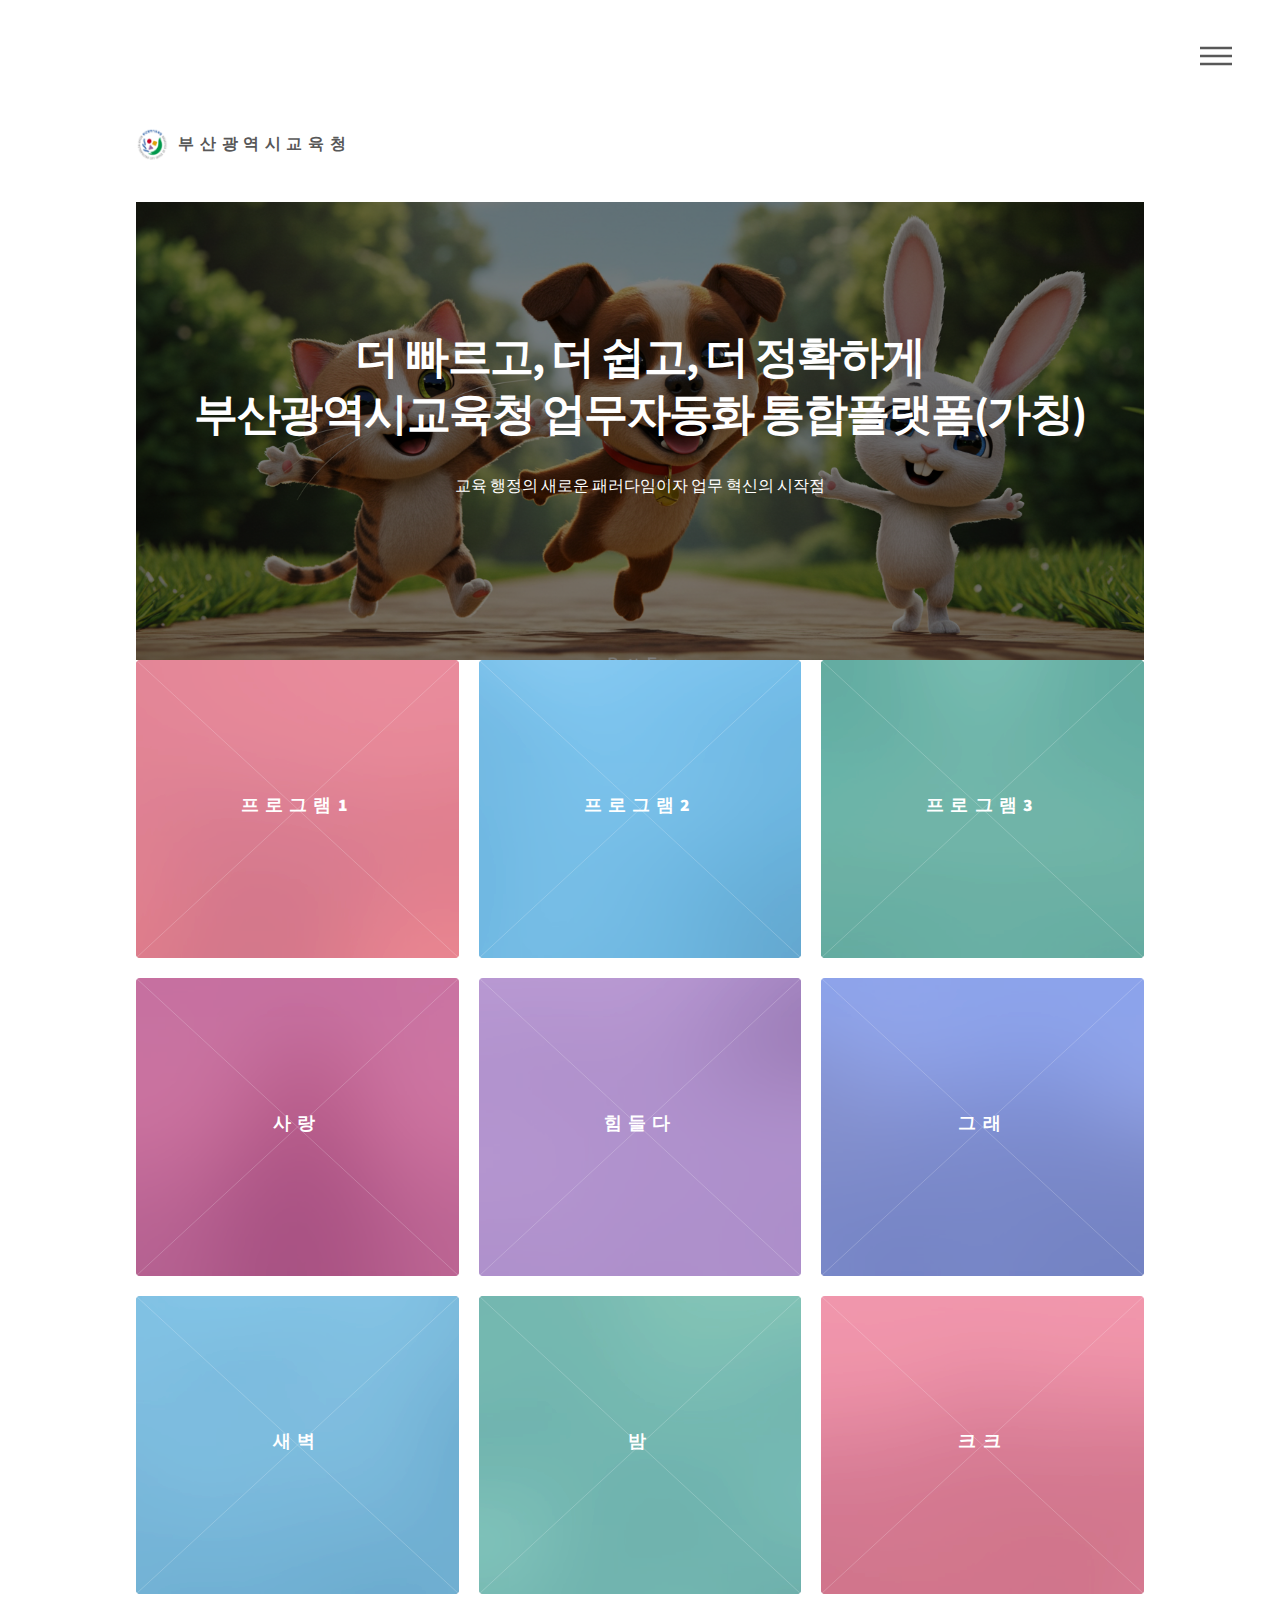
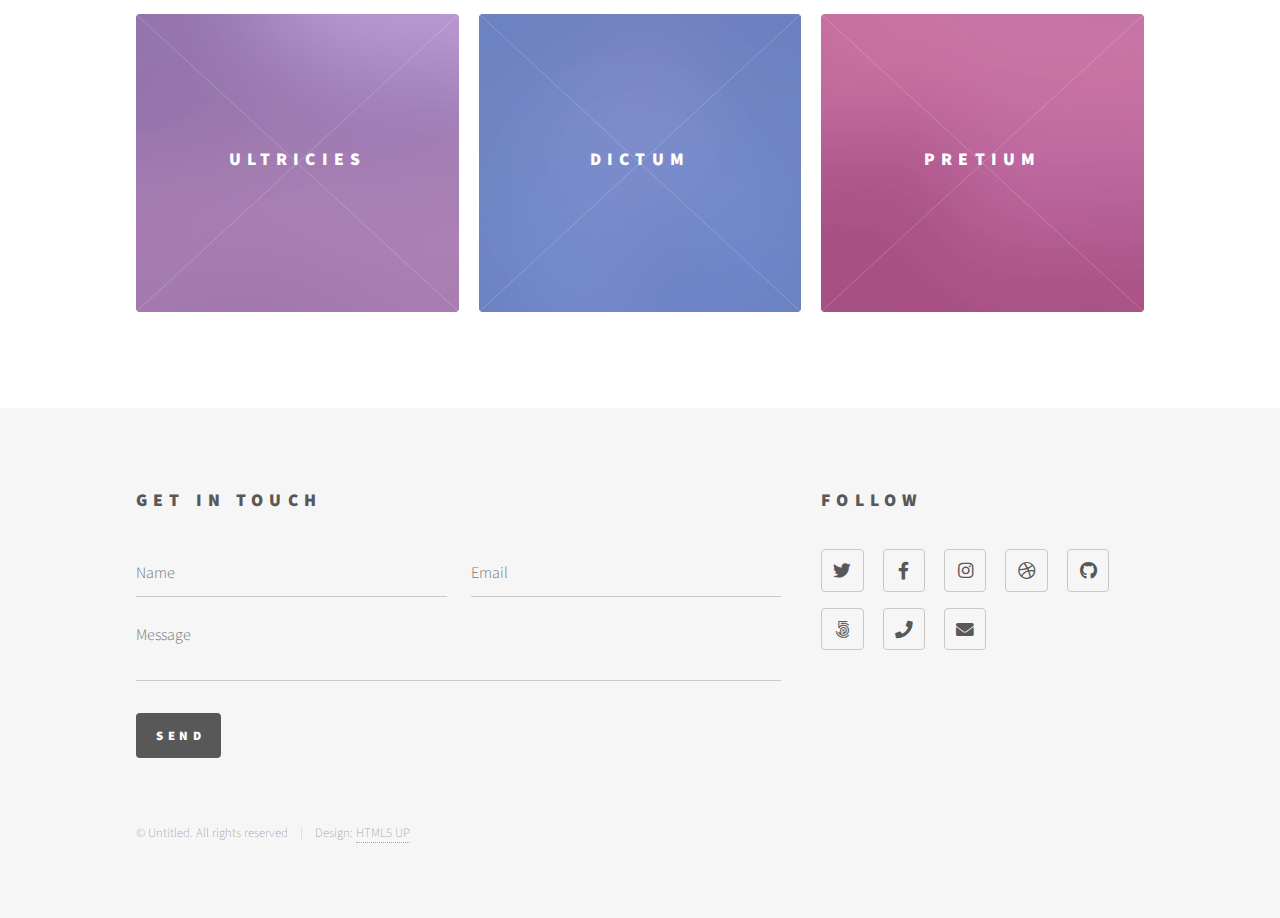
<file: index.html>
<!DOCTYPE HTML>
<!--
	Provided by HTML5 UP @ajlkn
	Designed by @yinirene(Yun Tae Kyu)
	Free for personal and commercial use under the CCA 3.0 license
-->
<html>
	<head>
		<title>부산광역시교육청 업무자동화 통합플랫폼</title>
		<meta charset="utf-8" />
		<meta name="viewport" content="width=device-width, initial-scale=1, user-scalable=no" />
		<link rel="stylesheet" href="assets/css/main.css" />
		<noscript><link rel="stylesheet" href="assets/css/noscript.css" /></noscript>
	</head>
	<body class="is-preload">
		<!-- Wrapper -->
			<div id="wrapper">

				<!-- Header -->
					<header id="header">
						<div class="inner">

							<!-- Logo -->
								<a href="index.html" class="logo">
									<span class="symbol"><img src="images/logo.png" alt="" /></span><span class="title">부산광역시교육청</span>
								</a>

							<!-- Nav -->
								<nav>
									<ul>
										<li><a href="#menu">Menu</a></li>
									</ul>
								</nav>

						</div>
					</header>

				<!-- Menu -->
					<nav id="menu">
						<h2>Menu</h2>
						<ul>
							<li><a href="index.html">Home</a></li>
							<li><a href="generic.html">Ipsum veroeros</a></li>
							<li><a href="generic.html">Tempus etiam</a></li>
							<li><a href="generic.html">Consequat dolor</a></li>
							<li><a href="elements.html">Elements</a></li>
						</ul>
					</nav>

				<!-- Main -->
					<div id="main">
						<div class="inner">
							<header>
								<h1>더 빠르고, 더 쉽고, 더 정확하게<br />
								부산광역시교육청 업무자동화 통합플랫폼(가칭)</h1>
								<p>교육 행정의 새로운 패러다임이자 업무 혁신의 시작점</p>
							</header>
							<section class="tiles">
								<article class="style1">
									<span class="image">
										<img src="images/pic01.jpg" alt="" />
									</span>
									<a href="generic.html">
										<h2>프로그램1</h2>
										<div class="content">
											<p>Sed nisl arcu euismod sit amet nisi lorem etiam dolor veroeros et feugiat.</p>
										</div>
									</a>
								</article>
								<article class="style2">
									<span class="image">
										<img src="images/pic02.jpg" alt="" />
									</span>
									<a href="generic.html">
										<h2>프로그램2</h2>
										<div class="content">
											<p>"내게 능력을 주시는 자 안에서<br /> 내가 모든 것을 할 수 있느니라"<br /> 빌립보서[4:13]</p>
										</div>
									</a>
								</article>
								<article class="style3">
									<span class="image">
										<img src="images/pic03.jpg" alt="" />
									</span>
									<a href="generic.html">
										<h2>프로그램3</h2>
										<div class="content">
											<p>Sed nisl arcu euismod sit amet nisi lorem etiam dolor veroeros et feugiat.</p>
										</div>
									</a>
								</article>
								<article class="style4">
									<span class="image">
										<img src="images/pic04.jpg" alt="" />
									</span>
									<a href="generic.html">
										<h2>사랑</h2>
										<div class="content">
											<p>Sed nisl arcu euismod sit amet nisi lorem etiam dolor veroeros et feugiat.</p>
										</div>
									</a>
								</article>
								<article class="style5">
									<span class="image">
										<img src="images/pic05.jpg" alt="" />
									</span>
									<a href="generic.html">
										<h2>힘들다</h2>
										<div class="content">
											<p>Sed nisl arcu euismod sit amet nisi lorem etiam dolor veroeros et feugiat.</p>
										</div>
									</a>
								</article>
								<article class="style6">
									<span class="image">
										<img src="images/pic06.jpg" alt="" />
									</span>
									<a href="generic.html">
										<h2>그래</h2>
										<div class="content">
											<p>Sed nisl arcu euismod sit amet nisi lorem etiam dolor veroeros et feugiat.</p>
										</div>
									</a>
								</article>
								<article class="style2">
									<span class="image">
										<img src="images/pic07.jpg" alt="" />
									</span>
									<a href="generic.html">
										<h2>새벽</h2>
										<div class="content">
											<p>Sed nisl arcu euismod sit amet nisi lorem etiam dolor veroeros et feugiat.</p>
										</div>
									</a>
								</article>
								<article class="style3">
									<span class="image">
										<img src="images/pic08.jpg" alt="" />
									</span>
									<a href="generic.html">
										<h2>밤</h2>
										<div class="content">
											<p>Sed nisl arcu euismod sit amet nisi lorem etiam dolor veroeros et feugiat.</p>
										</div>
									</a>
								</article>
								<article class="style1">
									<span class="image">
										<img src="images/pic09.jpg" alt="" />
									</span>
									<a href="generic.html">
										<h2>크크</h2>
										<div class="content">
											<p>Sed nisl arcu euismod sit amet nisi lorem etiam dolor veroeros et feugiat.</p>
										</div>
									</a>
								</article>
								<article class="style5">
									<span class="image">
										<img src="images/pic10.jpg" alt="" />
									</span>
									<a href="generic.html">
										<h2>Ultricies</h2>
										<div class="content">
											<p>Sed nisl arcu euismod sit amet nisi lorem etiam dolor veroeros et feugiat.</p>
										</div>
									</a>
								</article>
								<article class="style6">
									<span class="image">
										<img src="images/pic11.jpg" alt="" />
									</span>
									<a href="generic.html">
										<h2>Dictum</h2>
										<div class="content">
											<p>Sed nisl arcu euismod sit amet nisi lorem etiam dolor veroeros et feugiat.</p>
										</div>
									</a>
								</article>
								<article class="style4">
									<span class="image">
										<img src="images/pic12.jpg" alt="" />
									</span>
									<a href="generic.html">
										<h2>Pretium</h2>
										<div class="content">
											<p>Sed nisl arcu euismod sit amet nisi lorem etiam dolor veroeros et feugiat.</p>
										</div>
									</a>
								</article>
							</section>
						</div>
					</div>

				<!-- Footer -->
					<footer id="footer">
						<div class="inner">
							<section>
								<h2>Get in touch</h2>
								<form method="post" action="#">
									<div class="fields">
										<div class="field half">
											<input type="text" name="name" id="name" placeholder="Name" />
										</div>
										<div class="field half">
											<input type="email" name="email" id="email" placeholder="Email" />
										</div>
										<div class="field">
											<textarea name="message" id="message" placeholder="Message"></textarea>
										</div>
									</div>
									<ul class="actions">
										<li><input type="submit" value="Send" class="primary" /></li>
									</ul>
								</form>
							</section>
							<section>
								<h2>Follow</h2>
								<ul class="icons">
									<li><a href="#" class="icon brands style2 fa-twitter"><span class="label">Twitter</span></a></li>
									<li><a href="#" class="icon brands style2 fa-facebook-f"><span class="label">Facebook</span></a></li>
									<li><a href="#" class="icon brands style2 fa-instagram"><span class="label">Instagram</span></a></li>
									<li><a href="#" class="icon brands style2 fa-dribbble"><span class="label">Dribbble</span></a></li>
									<li><a href="#" class="icon brands style2 fa-github"><span class="label">GitHub</span></a></li>
									<li><a href="#" class="icon brands style2 fa-500px"><span class="label">500px</span></a></li>
									<li><a href="#" class="icon solid style2 fa-phone"><span class="label">Phone</span></a></li>
									<li><a href="#" class="icon solid style2 fa-envelope"><span class="label">Email</span></a></li>
								</ul>
							</section>
							<ul class="copyright">
								<li>&copy; Untitled. All rights reserved</li><li>Design: <a href="http://html5up.net">HTML5 UP</a></li>
							</ul>
						</div>
					</footer>

			</div>

		<!-- Scripts -->
			<script src="assets/js/jquery.min.js"></script>
			<script src="assets/js/browser.min.js"></script>
			<script src="assets/js/breakpoints.min.js"></script>
			<script src="assets/js/util.js"></script>
			<script src="assets/js/main.js"></script>

	</body>
</html>
</file>
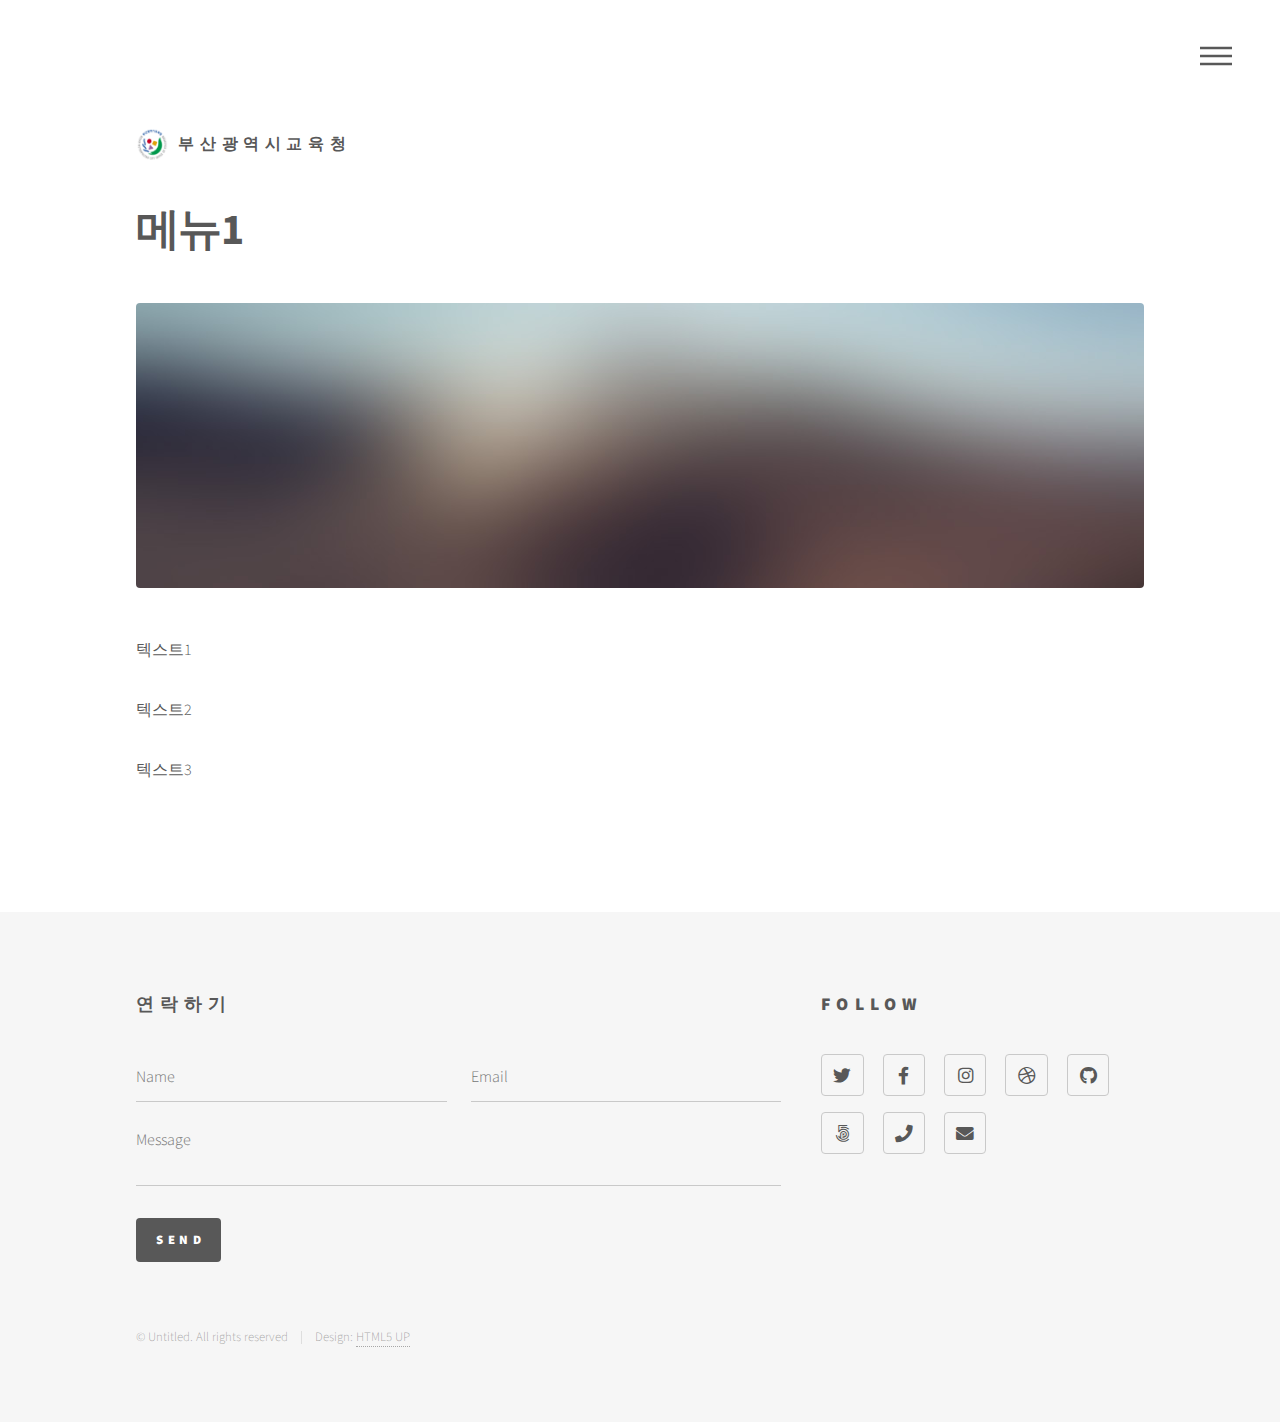
<file: generic.html>
<!DOCTYPE HTML>
<!--
	Provided by HTML5 UP @ajlkn
	Designed by @yinirene(Yun Tae Kyu)
	Free for personal and commercial use under the CCA 3.0 license
-->
<html>
	<head>
		<title>부산광역시교육청 업무자동화 통합플랫폼(메뉴1)</title>
		<meta charset="utf-8" />
		<meta name="viewport" content="width=device-width, initial-scale=1, user-scalable=no" />
		<link rel="stylesheet" href="assets/css/main.css" />
		<noscript><link rel="stylesheet" href="assets/css/noscript.css" /></noscript>
	</head>
	<body class="is-preload">
		<!-- Wrapper -->
			<div id="wrapper">

				<!-- Header -->
					<header id="header">
						<div class="inner">

							<!-- Logo -->
								<a href="index.html" class="logo">
									<span class="symbol"><img src="images/logo.png" alt="" /></span><span class="title">부산광역시교육청</span>
								</a>

							<!-- Nav -->
								<nav>
									<ul>
										<li><a href="#menu">Menu</a></li>
									</ul>
								</nav>

						</div>
					</header>

				<!-- Menu -->
					<nav id="menu">
						<h2>Menu</h2>
						<ul>
							<li><a href="index.html">메인화면</a></li>
							<li><a href="generic.html">메뉴1</a></li>
							<li><a href="generic.html">메뉴2</a></li>
							<li><a href="generic.html">메뉴3</a></li>
							<li><a href="elements.html">메뉴4</a></li>
						</ul>
					</nav>

				<!-- Main -->
					<div id="main">
						<div class="inner">
							<h1>메뉴1</h1>
							<span class="image main"><img src="images/pic13.jpg" alt="" /></span>
							<p>텍스트1</p>
							<p>텍스트2</p>
							<p>텍스트3</p>
						</div>
					</div>

				<!-- Footer -->
					<footer id="footer">
						<div class="inner">
							<section>
								<h2>연락하기</h2>
								<form method="post" action="#">
									<div class="fields">
										<div class="field half">
											<input type="text" name="name" id="name" placeholder="Name" />
										</div>
										<div class="field half">
											<input type="email" name="email" id="email" placeholder="Email" />
										</div>
										<div class="field">
											<textarea name="message" id="message" placeholder="Message"></textarea>
										</div>
									</div>
									<ul class="actions">
										<li><input type="submit" value="Send" class="primary" /></li>
									</ul>
								</form>
							</section>
							<section>
								<h2>Follow</h2>
								<ul class="icons">
									<li><a href="#" class="icon brands style2 fa-twitter"><span class="label">Twitter</span></a></li>
									<li><a href="#" class="icon brands style2 fa-facebook-f"><span class="label">Facebook</span></a></li>
									<li><a href="#" class="icon brands style2 fa-instagram"><span class="label">Instagram</span></a></li>
									<li><a href="#" class="icon brands style2 fa-dribbble"><span class="label">Dribbble</span></a></li>
									<li><a href="#" class="icon brands style2 fa-github"><span class="label">GitHub</span></a></li>
									<li><a href="#" class="icon brands style2 fa-500px"><span class="label">500px</span></a></li>
									<li><a href="#" class="icon solid style2 fa-phone"><span class="label">Phone</span></a></li>
									<li><a href="#" class="icon solid style2 fa-envelope"><span class="label">Email</span></a></li>
								</ul>
							</section>
							<ul class="copyright">
								<li>&copy; Untitled. All rights reserved</li><li>Design: <a href="http://html5up.net">HTML5 UP</a></li>
							</ul>
						</div>
					</footer>

			</div>

		<!-- Scripts -->
			<script src="assets/js/jquery.min.js"></script>
			<script src="assets/js/browser.min.js"></script>
			<script src="assets/js/breakpoints.min.js"></script>
			<script src="assets/js/util.js"></script>
			<script src="assets/js/main.js"></script>

	</body>
</html>
</file>
<file: assets/css/noscript.css>
/*
	Phantom by HTML5 UP
	html5up.net | @ajlkn
	Free for personal and commercial use under the CCA 3.0 license (html5up.net/license)
*/

/* Tiles */

	body.is-preload .tiles article {
		-moz-transform: none;
		-webkit-transform: none;
		-ms-transform: none;
		transform: none;
		opacity: 1;
	}
</file>
<file: assets/css/main.css>
@import url(fontawesome-all.min.css);
@import url("https://fonts.googleapis.com/css?family=Source+Sans+Pro:300,700,900");

/*
	Phantom by HTML5 UP
	html5up.net | @ajlkn
	Free for personal and commercial use under the CCA 3.0 license (html5up.net/license)
*/

html, body, div, span, applet, object,
iframe, h1, h2, h3, h4, h5, h6, p, blockquote,
pre, a, abbr, acronym, address, big, cite,
code, del, dfn, em, img, ins, kbd, q, s, samp,
small, strike, strong, sub, sup, tt, var, b,
u, i, center, dl, dt, dd, ol, ul, li, fieldset,
form, label, legend, table, caption, tbody,
tfoot, thead, tr, th, td, article, aside,
canvas, details, embed, figure, figcaption,
footer, header, hgroup, menu, nav, output, ruby,
section, summary, time, mark, audio, video {
	margin: 0;
	padding: 0;
	border: 0;
	font-size: 100%;
	font: inherit;
	vertical-align: baseline;}

article, aside, details, figcaption, figure,
footer, header, hgroup, menu, nav, section {
	display: block;}

body {
	line-height: 1;
}

ol, ul {
	list-style: none;
}

blockquote, q {
	quotes: none;
}

	blockquote:before, blockquote:after, q:before, q:after {
		content: '';
		content: none;
	}

table {
	border-collapse: collapse;
	border-spacing: 0;
}

body {
	-webkit-text-size-adjust: none;
}

mark {
	background-color: transparent;
	color: inherit;
}

input::-moz-focus-inner {
	border: 0;
	padding: 0;
}

input, select, textarea {
	-moz-appearance: none;
	-webkit-appearance: none;
	-ms-appearance: none;
	appearance: none;
}

/* Basic */

	@-ms-viewport {
		width: device-width;
	}

	body {
		-ms-overflow-style: scrollbar;
	}

	@media screen and (max-width: 480px) {

		html, body {
			min-width: 320px;
		}

	}

	html {
		box-sizing: border-box;
	}

	*, *:before, *:after {
		box-sizing: inherit;
	}

	body {
		background: #ffffff;
	}

		body.is-preload *, body.is-preload *:before, body.is-preload *:after {
			-moz-animation: none !important;
			-webkit-animation: none !important;
			-ms-animation: none !important;
			animation: none !important;
			-moz-transition: none !important;
			-webkit-transition: none !important;
			-ms-transition: none !important;
			transition: none !important;
		}

/* Type */

	body, input, select, textarea {
		color: #585858;
		font-family: "Source Sans Pro", Helvetica, sans-serif;
		font-size: 16pt;
		font-weight: 300;
		line-height: 1.75;
	}

		@media screen and (max-width: 1680px) {

			body, input, select, textarea {
				font-size: 14pt;
			}

		}

		@media screen and (max-width: 1280px) {

			body, input, select, textarea {
				font-size: 12pt;
			}

		}

	a {
		-moz-transition: border-bottom-color 0.2s ease, color 0.2s ease;
		-webkit-transition: border-bottom-color 0.2s ease, color 0.2s ease;
		-ms-transition: border-bottom-color 0.2s ease, color 0.2s ease;
		transition: border-bottom-color 0.2s ease, color 0.2s ease;
		text-decoration: none;
		color: #585858;
		border-bottom: dotted 1px rgba(88, 88, 88, 0.5);
	}

		a:hover {
			border-bottom-color: transparent;
			color: #f2849e !important;
		}

	strong, b {
		font-weight: 900;
	}

	em, i {
		font-style: italic;
	}

	p {
		margin: 0 0 2em 0;
	}

	h1 {
		font-size: 2.75em;
		font-weight: 700;
		line-height: 1.3;
		margin: 0 0 1em 0;
		letter-spacing: -0.035em;
	}

		h1 a {
			color: inherit;
		}

		@media screen and (max-width: 736px) {

			h1 {
				font-size: 2em;
				margin: 0 0 1em 0;
			}

		}

		@media screen and (max-width: 360px) {

			h1 {
				font-size: 1.75em;
			}

		}

	h2, h3, h4, h5, h6 {
		font-weight: 900;
		line-height: 1.5;
		margin: 0 0 2em 0;
		text-transform: uppercase;
		letter-spacing: 0.35em;
	}

		h2 a, h3 a, h4 a, h5 a, h6 a {
			color: inherit;
		}

	h2 {
		font-size: 1.1em;
	}

	h3 {
		font-size: 1em;
	}

	h4 {
		font-size: 0.8em;
	}

	h5 {
		font-size: 0.8em;
	}

	h6 {
		font-size: 0.8em;
	}

	@media screen and (max-width: 980px) {

		h1 br, h2 br, h3 br, h4 br, h5 br, h6 br {
			display: none;
		}

	}

	@media screen and (max-width: 736px) {

		h2 {
			font-size: 1em;
		}

		h3 {
			font-size: 0.8em;
		}

	}

	sub {
		font-size: 0.8em;
		position: relative;
		top: 0.5em;
	}

	sup {
		font-size: 0.8em;
		position: relative;
		top: -0.5em;
	}

	blockquote {
		border-left: solid 4px #c9c9c9;
		font-style: italic;
		margin: 0 0 2em 0;
		padding: 0.5em 0 0.5em 2em;
	}

	code {
		background: rgba(144, 144, 144, 0.075);
		border-radius: 4px;
		border: solid 1px #c9c9c9;
		font-family: "Courier New", monospace;
		font-size: 0.9em;
		margin: 0 0.25em;
		padding: 0.25em 0.65em;
	}

	pre {
		-webkit-overflow-scrolling: touch;
		font-family: "Courier New", monospace;
		font-size: 0.9em;
		margin: 0 0 2em 0;
	}

		pre code {
			display: block;
			line-height: 1.75;
			padding: 1em 1.5em;
			overflow-x: auto;
		}

	hr {
		border: 0;
		border-bottom: solid 1px #c9c9c9;
		margin: 2em 0;
	}

		hr.major {
			margin: 3em 0;
		}

	.align-left {
		text-align: left;
	}

	.align-center {
		text-align: center;
	}

	.align-right {
		text-align: right;
	}

/* Row */

	.row {
		display: flex;
		flex-wrap: wrap;
		box-sizing: border-box;
		align-items: stretch;
	}

		.row > * {
			box-sizing: border-box;
		}

		.row.gtr-uniform > * > :last-child {
			margin-bottom: 0;
		}

		.row.aln-left {
			justify-content: flex-start;
		}

		.row.aln-center {
			justify-content: center;
		}

		.row.aln-right {
			justify-content: flex-end;
		}

		.row.aln-top {
			align-items: flex-start;
		}

		.row.aln-middle {
			align-items: center;
		}

		.row.aln-bottom {
			align-items: flex-end;
		}

		.row > .imp {
			order: -1;
		}

		.row > .col-1 {
			width: 8.33333%;
		}

		.row > .off-1 {
			margin-left: 8.33333%;
		}

		.row > .col-2 {
			width: 16.66667%;
		}

		.row > .off-2 {
			margin-left: 16.66667%;
		}

		.row > .col-3 {
			width: 25%;
		}

		.row > .off-3 {
			margin-left: 25%;
		}

		.row > .col-4 {
			width: 33.33333%;
		}

		.row > .off-4 {
			margin-left: 33.33333%;
		}

		.row > .col-5 {
			width: 41.66667%;
		}

		.row > .off-5 {
			margin-left: 41.66667%;
		}

		.row > .col-6 {
			width: 50%;
		}

		.row > .off-6 {
			margin-left: 50%;
		}

		.row > .col-7 {
			width: 58.33333%;
		}

		.row > .off-7 {
			margin-left: 58.33333%;
		}

		.row > .col-8 {
			width: 66.66667%;
		}

		.row > .off-8 {
			margin-left: 66.66667%;
		}

		.row > .col-9 {
			width: 75%;
		}

		.row > .off-9 {
			margin-left: 75%;
		}

		.row > .col-10 {
			width: 83.33333%;
		}

		.row > .off-10 {
			margin-left: 83.33333%;
		}

		.row > .col-11 {
			width: 91.66667%;
		}

		.row > .off-11 {
			margin-left: 91.66667%;
		}

		.row > .col-12 {
			width: 100%;
		}

		.row > .off-12 {
			margin-left: 100%;
		}

		.row.gtr-0 {
			margin-top: 0;
			margin-left: 0em;
		}

			.row.gtr-0 > * {
				padding: 0 0 0 0em;
			}

			.row.gtr-0.gtr-uniform {
				margin-top: 0em;
			}

				.row.gtr-0.gtr-uniform > * {
					padding-top: 0em;
				}

		.row.gtr-25 {
			margin-top: 0;
			margin-left: -0.5em;
		}

			.row.gtr-25 > * {
				padding: 0 0 0 0.5em;
			}

			.row.gtr-25.gtr-uniform {
				margin-top: -0.5em;
			}

				.row.gtr-25.gtr-uniform > * {
					padding-top: 0.5em;
				}

		.row.gtr-50 {
			margin-top: 0;
			margin-left: -1em;
		}

			.row.gtr-50 > * {
				padding: 0 0 0 1em;
			}

			.row.gtr-50.gtr-uniform {
				margin-top: -1em;
			}

				.row.gtr-50.gtr-uniform > * {
					padding-top: 1em;
				}

		.row {
			margin-top: 0;
			margin-left: -2em;
		}

			.row > * {
				padding: 0 0 0 2em;
			}

			.row.gtr-uniform {
				margin-top: -2em;
			}

				.row.gtr-uniform > * {
					padding-top: 2em;
				}

		.row.gtr-150 {
			margin-top: 0;
			margin-left: -3em;
		}

			.row.gtr-150 > * {
				padding: 0 0 0 3em;
			}

			.row.gtr-150.gtr-uniform {
				margin-top: -3em;
			}

				.row.gtr-150.gtr-uniform > * {
					padding-top: 3em;
				}

		.row.gtr-200 {
			margin-top: 0;
			margin-left: -4em;
		}

			.row.gtr-200 > * {
				padding: 0 0 0 4em;
			}

			.row.gtr-200.gtr-uniform {
				margin-top: -4em;
			}

				.row.gtr-200.gtr-uniform > * {
					padding-top: 4em;
				}

		@media screen and (max-width: 1680px) {

			.row {
				display: flex;
				flex-wrap: wrap;
				box-sizing: border-box;
				align-items: stretch;
			}

				.row > * {
					box-sizing: border-box;
				}

				.row.gtr-uniform > * > :last-child {
					margin-bottom: 0;
				}

				.row.aln-left {
					justify-content: flex-start;
				}

				.row.aln-center {
					justify-content: center;
				}

				.row.aln-right {
					justify-content: flex-end;
				}

				.row.aln-top {
					align-items: flex-start;
				}

				.row.aln-middle {
					align-items: center;
				}

				.row.aln-bottom {
					align-items: flex-end;
				}

				.row > .imp-xlarge {
					order: -1;
				}

				.row > .col-1-xlarge {
					width: 8.33333%;
				}

				.row > .off-1-xlarge {
					margin-left: 8.33333%;
				}

				.row > .col-2-xlarge {
					width: 16.66667%;
				}

				.row > .off-2-xlarge {
					margin-left: 16.66667%;
				}

				.row > .col-3-xlarge {
					width: 25%;
				}

				.row > .off-3-xlarge {
					margin-left: 25%;
				}

				.row > .col-4-xlarge {
					width: 33.33333%;
				}

				.row > .off-4-xlarge {
					margin-left: 33.33333%;
				}

				.row > .col-5-xlarge {
					width: 41.66667%;
				}

				.row > .off-5-xlarge {
					margin-left: 41.66667%;
				}

				.row > .col-6-xlarge {
					width: 50%;
				}

				.row > .off-6-xlarge {
					margin-left: 50%;
				}

				.row > .col-7-xlarge {
					width: 58.33333%;
				}

				.row > .off-7-xlarge {
					margin-left: 58.33333%;
				}

				.row > .col-8-xlarge {
					width: 66.66667%;
				}

				.row > .off-8-xlarge {
					margin-left: 66.66667%;
				}

				.row > .col-9-xlarge {
					width: 75%;
				}

				.row > .off-9-xlarge {
					margin-left: 75%;
				}

				.row > .col-10-xlarge {
					width: 83.33333%;
				}

				.row > .off-10-xlarge {
					margin-left: 83.33333%;
				}

				.row > .col-11-xlarge {
					width: 91.66667%;
				}

				.row > .off-11-xlarge {
					margin-left: 91.66667%;
				}

				.row > .col-12-xlarge {
					width: 100%;
				}

				.row > .off-12-xlarge {
					margin-left: 100%;
				}

				.row.gtr-0 {
					margin-top: 0;
					margin-left: 0em;
				}

					.row.gtr-0 > * {
						padding: 0 0 0 0em;
					}

					.row.gtr-0.gtr-uniform {
						margin-top: 0em;
					}

						.row.gtr-0.gtr-uniform > * {
							padding-top: 0em;
						}

				.row.gtr-25 {
					margin-top: 0;
					margin-left: -0.5em;
				}

					.row.gtr-25 > * {
						padding: 0 0 0 0.5em;
					}

					.row.gtr-25.gtr-uniform {
						margin-top: -0.5em;
					}

						.row.gtr-25.gtr-uniform > * {
							padding-top: 0.5em;
						}

				.row.gtr-50 {
					margin-top: 0;
					margin-left: -1em;
				}

					.row.gtr-50 > * {
						padding: 0 0 0 1em;
					}

					.row.gtr-50.gtr-uniform {
						margin-top: -1em;
					}

						.row.gtr-50.gtr-uniform > * {
							padding-top: 1em;
						}

				.row {
					margin-top: 0;
					margin-left: -2em;
				}

					.row > * {
						padding: 0 0 0 2em;
					}

					.row.gtr-uniform {
						margin-top: -2em;
					}

						.row.gtr-uniform > * {
							padding-top: 2em;
						}

				.row.gtr-150 {
					margin-top: 0;
					margin-left: -3em;
				}

					.row.gtr-150 > * {
						padding: 0 0 0 3em;
					}

					.row.gtr-150.gtr-uniform {
						margin-top: -3em;
					}

						.row.gtr-150.gtr-uniform > * {
							padding-top: 3em;
						}

				.row.gtr-200 {
					margin-top: 0;
					margin-left: -4em;
				}

					.row.gtr-200 > * {
						padding: 0 0 0 4em;
					}

					.row.gtr-200.gtr-uniform {
						margin-top: -4em;
					}

						.row.gtr-200.gtr-uniform > * {
							padding-top: 4em;
						}

		}

		@media screen and (max-width: 1280px) {

			.row {
				display: flex;
				flex-wrap: wrap;
				box-sizing: border-box;
				align-items: stretch;
			}

				.row > * {
					box-sizing: border-box;
				}

				.row.gtr-uniform > * > :last-child {
					margin-bottom: 0;
				}

				.row.aln-left {
					justify-content: flex-start;
				}

				.row.aln-center {
					justify-content: center;
				}

				.row.aln-right {
					justify-content: flex-end;
				}

				.row.aln-top {
					align-items: flex-start;
				}

				.row.aln-middle {
					align-items: center;
				}

				.row.aln-bottom {
					align-items: flex-end;
				}

				.row > .imp-large {
					order: -1;
				}

				.row > .col-1-large {
					width: 8.33333%;
				}

				.row > .off-1-large {
					margin-left: 8.33333%;
				}

				.row > .col-2-large {
					width: 16.66667%;
				}

				.row > .off-2-large {
					margin-left: 16.66667%;
				}

				.row > .col-3-large {
					width: 25%;
				}

				.row > .off-3-large {
					margin-left: 25%;
				}

				.row > .col-4-large {
					width: 33.33333%;
				}

				.row > .off-4-large {
					margin-left: 33.33333%;
				}

				.row > .col-5-large {
					width: 41.66667%;
				}

				.row > .off-5-large {
					margin-left: 41.66667%;
				}

				.row > .col-6-large {
					width: 50%;
				}

				.row > .off-6-large {
					margin-left: 50%;
				}

				.row > .col-7-large {
					width: 58.33333%;
				}

				.row > .off-7-large {
					margin-left: 58.33333%;
				}

				.row > .col-8-large {
					width: 66.66667%;
				}

				.row > .off-8-large {
					margin-left: 66.66667%;
				}

				.row > .col-9-large {
					width: 75%;
				}

				.row > .off-9-large {
					margin-left: 75%;
				}

				.row > .col-10-large {
					width: 83.33333%;
				}

				.row > .off-10-large {
					margin-left: 83.33333%;
				}

				.row > .col-11-large {
					width: 91.66667%;
				}

				.row > .off-11-large {
					margin-left: 91.66667%;
				}

				.row > .col-12-large {
					width: 100%;
				}

				.row > .off-12-large {
					margin-left: 100%;
				}

				.row.gtr-0 {
					margin-top: 0;
					margin-left: 0em;
				}

					.row.gtr-0 > * {
						padding: 0 0 0 0em;
					}

					.row.gtr-0.gtr-uniform {
						margin-top: 0em;
					}

						.row.gtr-0.gtr-uniform > * {
							padding-top: 0em;
						}

				.row.gtr-25 {
					margin-top: 0;
					margin-left: -0.5em;
				}

					.row.gtr-25 > * {
						padding: 0 0 0 0.5em;
					}

					.row.gtr-25.gtr-uniform {
						margin-top: -0.5em;
					}

						.row.gtr-25.gtr-uniform > * {
							padding-top: 0.5em;
						}

				.row.gtr-50 {
					margin-top: 0;
					margin-left: -1em;
				}

					.row.gtr-50 > * {
						padding: 0 0 0 1em;
					}

					.row.gtr-50.gtr-uniform {
						margin-top: -1em;
					}

						.row.gtr-50.gtr-uniform > * {
							padding-top: 1em;
						}

				.row {
					margin-top: 0;
					margin-left: -2em;
				}

					.row > * {
						padding: 0 0 0 2em;
					}

					.row.gtr-uniform {
						margin-top: -2em;
					}

						.row.gtr-uniform > * {
							padding-top: 2em;
						}

				.row.gtr-150 {
					margin-top: 0;
					margin-left: -3em;
				}

					.row.gtr-150 > * {
						padding: 0 0 0 3em;
					}

					.row.gtr-150.gtr-uniform {
						margin-top: -3em;
					}

						.row.gtr-150.gtr-uniform > * {
							padding-top: 3em;
						}

				.row.gtr-200 {
					margin-top: 0;
					margin-left: -4em;
				}

					.row.gtr-200 > * {
						padding: 0 0 0 4em;
					}

					.row.gtr-200.gtr-uniform {
						margin-top: -4em;
					}

						.row.gtr-200.gtr-uniform > * {
							padding-top: 4em;
						}

		}

		@media screen and (max-width: 980px) {

			.row {
				display: flex;
				flex-wrap: wrap;
				box-sizing: border-box;
				align-items: stretch;
			}

				.row > * {
					box-sizing: border-box;
				}

				.row.gtr-uniform > * > :last-child {
					margin-bottom: 0;
				}

				.row.aln-left {
					justify-content: flex-start;
				}

				.row.aln-center {
					justify-content: center;
				}

				.row.aln-right {
					justify-content: flex-end;
				}

				.row.aln-top {
					align-items: flex-start;
				}

				.row.aln-middle {
					align-items: center;
				}

				.row.aln-bottom {
					align-items: flex-end;
				}

				.row > .imp-medium {
					order: -1;
				}

				.row > .col-1-medium {
					width: 8.33333%;
				}

				.row > .off-1-medium {
					margin-left: 8.33333%;
				}

				.row > .col-2-medium {
					width: 16.66667%;
				}

				.row > .off-2-medium {
					margin-left: 16.66667%;
				}

				.row > .col-3-medium {
					width: 25%;
				}

				.row > .off-3-medium {
					margin-left: 25%;
				}

				.row > .col-4-medium {
					width: 33.33333%;
				}

				.row > .off-4-medium {
					margin-left: 33.33333%;
				}

				.row > .col-5-medium {
					width: 41.66667%;
				}

				.row > .off-5-medium {
					margin-left: 41.66667%;
				}

				.row > .col-6-medium {
					width: 50%;
				}

				.row > .off-6-medium {
					margin-left: 50%;
				}

				.row > .col-7-medium {
					width: 58.33333%;
				}

				.row > .off-7-medium {
					margin-left: 58.33333%;
				}

				.row > .col-8-medium {
					width: 66.66667%;
				}

				.row > .off-8-medium {
					margin-left: 66.66667%;
				}

				.row > .col-9-medium {
					width: 75%;
				}

				.row > .off-9-medium {
					margin-left: 75%;
				}

				.row > .col-10-medium {
					width: 83.33333%;
				}

				.row > .off-10-medium {
					margin-left: 83.33333%;
				}

				.row > .col-11-medium {
					width: 91.66667%;
				}

				.row > .off-11-medium {
					margin-left: 91.66667%;
				}

				.row > .col-12-medium {
					width: 100%;
				}

				.row > .off-12-medium {
					margin-left: 100%;
				}

				.row.gtr-0 {
					margin-top: 0;
					margin-left: 0em;
				}

					.row.gtr-0 > * {
						padding: 0 0 0 0em;
					}

					.row.gtr-0.gtr-uniform {
						margin-top: 0em;
					}

						.row.gtr-0.gtr-uniform > * {
							padding-top: 0em;
						}

				.row.gtr-25 {
					margin-top: 0;
					margin-left: -0.375em;
				}

					.row.gtr-25 > * {
						padding: 0 0 0 0.375em;
					}

					.row.gtr-25.gtr-uniform {
						margin-top: -0.375em;
					}

						.row.gtr-25.gtr-uniform > * {
							padding-top: 0.375em;
						}

				.row.gtr-50 {
					margin-top: 0;
					margin-left: -0.75em;
				}

					.row.gtr-50 > * {
						padding: 0 0 0 0.75em;
					}

					.row.gtr-50.gtr-uniform {
						margin-top: -0.75em;
					}

						.row.gtr-50.gtr-uniform > * {
							padding-top: 0.75em;
						}

				.row {
					margin-top: 0;
					margin-left: -1.5em;
				}

					.row > * {
						padding: 0 0 0 1.5em;
					}

					.row.gtr-uniform {
						margin-top: -1.5em;
					}

						.row.gtr-uniform > * {
							padding-top: 1.5em;
						}

				.row.gtr-150 {
					margin-top: 0;
					margin-left: -2.25em;
				}

					.row.gtr-150 > * {
						padding: 0 0 0 2.25em;
					}

					.row.gtr-150.gtr-uniform {
						margin-top: -2.25em;
					}

						.row.gtr-150.gtr-uniform > * {
							padding-top: 2.25em;
						}

				.row.gtr-200 {
					margin-top: 0;
					margin-left: -3em;
				}

					.row.gtr-200 > * {
						padding: 0 0 0 3em;
					}

					.row.gtr-200.gtr-uniform {
						margin-top: -3em;
					}

						.row.gtr-200.gtr-uniform > * {
							padding-top: 3em;
						}

		}

		@media screen and (max-width: 736px) {

			.row {
				display: flex;
				flex-wrap: wrap;
				box-sizing: border-box;
				align-items: stretch;
			}

				.row > * {
					box-sizing: border-box;
				}

				.row.gtr-uniform > * > :last-child {
					margin-bottom: 0;
				}

				.row.aln-left {
					justify-content: flex-start;
				}

				.row.aln-center {
					justify-content: center;
				}

				.row.aln-right {
					justify-content: flex-end;
				}

				.row.aln-top {
					align-items: flex-start;
				}

				.row.aln-middle {
					align-items: center;
				}

				.row.aln-bottom {
					align-items: flex-end;
				}

				.row > .imp-small {
					order: -1;
				}

				.row > .col-1-small {
					width: 8.33333%;
				}

				.row > .off-1-small {
					margin-left: 8.33333%;
				}

				.row > .col-2-small {
					width: 16.66667%;
				}

				.row > .off-2-small {
					margin-left: 16.66667%;
				}

				.row > .col-3-small {
					width: 25%;
				}

				.row > .off-3-small {
					margin-left: 25%;
				}

				.row > .col-4-small {
					width: 33.33333%;
				}

				.row > .off-4-small {
					margin-left: 33.33333%;
				}

				.row > .col-5-small {
					width: 41.66667%;
				}

				.row > .off-5-small {
					margin-left: 41.66667%;
				}

				.row > .col-6-small {
					width: 50%;
				}

				.row > .off-6-small {
					margin-left: 50%;
				}

				.row > .col-7-small {
					width: 58.33333%;
				}

				.row > .off-7-small {
					margin-left: 58.33333%;
				}

				.row > .col-8-small {
					width: 66.66667%;
				}

				.row > .off-8-small {
					margin-left: 66.66667%;
				}

				.row > .col-9-small {
					width: 75%;
				}

				.row > .off-9-small {
					margin-left: 75%;
				}

				.row > .col-10-small {
					width: 83.33333%;
				}

				.row > .off-10-small {
					margin-left: 83.33333%;
				}

				.row > .col-11-small {
					width: 91.66667%;
				}

				.row > .off-11-small {
					margin-left: 91.66667%;
				}

				.row > .col-12-small {
					width: 100%;
				}

				.row > .off-12-small {
					margin-left: 100%;
				}

				.row.gtr-0 {
					margin-top: 0;
					margin-left: 0em;
				}

					.row.gtr-0 > * {
						padding: 0 0 0 0em;
					}

					.row.gtr-0.gtr-uniform {
						margin-top: 0em;
					}

						.row.gtr-0.gtr-uniform > * {
							padding-top: 0em;
						}

				.row.gtr-25 {
					margin-top: 0;
					margin-left: -0.25em;
				}

					.row.gtr-25 > * {
						padding: 0 0 0 0.25em;
					}

					.row.gtr-25.gtr-uniform {
						margin-top: -0.25em;
					}

						.row.gtr-25.gtr-uniform > * {
							padding-top: 0.25em;
						}

				.row.gtr-50 {
					margin-top: 0;
					margin-left: -0.5em;
				}

					.row.gtr-50 > * {
						padding: 0 0 0 0.5em;
					}

					.row.gtr-50.gtr-uniform {
						margin-top: -0.5em;
					}

						.row.gtr-50.gtr-uniform > * {
							padding-top: 0.5em;
						}

				.row {
					margin-top: 0;
					margin-left: -1em;
				}

					.row > * {
						padding: 0 0 0 1em;
					}

					.row.gtr-uniform {
						margin-top: -1em;
					}

						.row.gtr-uniform > * {
							padding-top: 1em;
						}

				.row.gtr-150 {
					margin-top: 0;
					margin-left: -1.5em;
				}

					.row.gtr-150 > * {
						padding: 0 0 0 1.5em;
					}

					.row.gtr-150.gtr-uniform {
						margin-top: -1.5em;
					}

						.row.gtr-150.gtr-uniform > * {
							padding-top: 1.5em;
						}

				.row.gtr-200 {
					margin-top: 0;
					margin-left: -2em;
				}

					.row.gtr-200 > * {
						padding: 0 0 0 2em;
					}

					.row.gtr-200.gtr-uniform {
						margin-top: -2em;
					}

						.row.gtr-200.gtr-uniform > * {
							padding-top: 2em;
						}

		}

		@media screen and (max-width: 480px) {

			.row {
				display: flex;
				flex-wrap: wrap;
				box-sizing: border-box;
				align-items: stretch;
			}

				.row > * {
					box-sizing: border-box;
				}

				.row.gtr-uniform > * > :last-child {
					margin-bottom: 0;
				}

				.row.aln-left {
					justify-content: flex-start;
				}

				.row.aln-center {
					justify-content: center;
				}

				.row.aln-right {
					justify-content: flex-end;
				}

				.row.aln-top {
					align-items: flex-start;
				}

				.row.aln-middle {
					align-items: center;
				}

				.row.aln-bottom {
					align-items: flex-end;
				}

				.row > .imp-xsmall {
					order: -1;
				}

				.row > .col-1-xsmall {
					width: 8.33333%;
				}

				.row > .off-1-xsmall {
					margin-left: 8.33333%;
				}

				.row > .col-2-xsmall {
					width: 16.66667%;
				}

				.row > .off-2-xsmall {
					margin-left: 16.66667%;
				}

				.row > .col-3-xsmall {
					width: 25%;
				}

				.row > .off-3-xsmall {
					margin-left: 25%;
				}

				.row > .col-4-xsmall {
					width: 33.33333%;
				}

				.row > .off-4-xsmall {
					margin-left: 33.33333%;
				}

				.row > .col-5-xsmall {
					width: 41.66667%;
				}

				.row > .off-5-xsmall {
					margin-left: 41.66667%;
				}

				.row > .col-6-xsmall {
					width: 50%;
				}

				.row > .off-6-xsmall {
					margin-left: 50%;
				}

				.row > .col-7-xsmall {
					width: 58.33333%;
				}

				.row > .off-7-xsmall {
					margin-left: 58.33333%;
				}

				.row > .col-8-xsmall {
					width: 66.66667%;
				}

				.row > .off-8-xsmall {
					margin-left: 66.66667%;
				}

				.row > .col-9-xsmall {
					width: 75%;
				}

				.row > .off-9-xsmall {
					margin-left: 75%;
				}

				.row > .col-10-xsmall {
					width: 83.33333%;
				}

				.row > .off-10-xsmall {
					margin-left: 83.33333%;
				}

				.row > .col-11-xsmall {
					width: 91.66667%;
				}

				.row > .off-11-xsmall {
					margin-left: 91.66667%;
				}

				.row > .col-12-xsmall {
					width: 100%;
				}

				.row > .off-12-xsmall {
					margin-left: 100%;
				}

				.row.gtr-0 {
					margin-top: 0;
					margin-left: 0em;
				}

					.row.gtr-0 > * {
						padding: 0 0 0 0em;
					}

					.row.gtr-0.gtr-uniform {
						margin-top: 0em;
					}

						.row.gtr-0.gtr-uniform > * {
							padding-top: 0em;
						}

				.row.gtr-25 {
					margin-top: 0;
					margin-left: -0.25em;
				}

					.row.gtr-25 > * {
						padding: 0 0 0 0.25em;
					}

					.row.gtr-25.gtr-uniform {
						margin-top: -0.25em;
					}

						.row.gtr-25.gtr-uniform > * {
							padding-top: 0.25em;
						}

				.row.gtr-50 {
					margin-top: 0;
					margin-left: -0.5em;
				}

					.row.gtr-50 > * {
						padding: 0 0 0 0.5em;
					}

					.row.gtr-50.gtr-uniform {
						margin-top: -0.5em;
					}

						.row.gtr-50.gtr-uniform > * {
							padding-top: 0.5em;
						}

				.row {
					margin-top: 0;
					margin-left: -1em;
				}

					.row > * {
						padding: 0 0 0 1em;
					}

					.row.gtr-uniform {
						margin-top: -1em;
					}

						.row.gtr-uniform > * {
							padding-top: 1em;
						}

				.row.gtr-150 {
					margin-top: 0;
					margin-left: -1.5em;
				}

					.row.gtr-150 > * {
						padding: 0 0 0 1.5em;
					}

					.row.gtr-150.gtr-uniform {
						margin-top: -1.5em;
					}

						.row.gtr-150.gtr-uniform > * {
							padding-top: 1.5em;
						}

				.row.gtr-200 {
					margin-top: 0;
					margin-left: -2em;
				}

					.row.gtr-200 > * {
						padding: 0 0 0 2em;
					}

					.row.gtr-200.gtr-uniform {
						margin-top: -2em;
					}

						.row.gtr-200.gtr-uniform > * {
							padding-top: 2em;
						}

		}

/* Section/Article */

	section.special, article.special {
		text-align: center;
	}

	header p {
		margin-top: -1em;
	}

	@media screen and (max-width: 736px) {

		header p {
			margin-top: 0;
		}

	}

/* Icon */

	.icon {
		text-decoration: none;
		border-bottom: none;
		position: relative;
	}

		.icon:before {
			-moz-osx-font-smoothing: grayscale;
			-webkit-font-smoothing: antialiased;
			display: inline-block;
			font-style: normal;
			font-variant: normal;
			text-rendering: auto;
			line-height: 1;
			text-transform: none !important;
			font-family: 'Font Awesome 5 Free';
			font-weight: 400;
		}

		.icon > .label {
			display: none;
		}

		.icon:before {
			line-height: inherit;
		}

		.icon.solid:before {
			font-weight: 900;
		}

		.icon.brands:before {
			font-family: 'Font Awesome 5 Brands';
		}

		.icon.style2 {
			-moz-transition: background-color 0.2s ease-in-out, color 0.2s ease-in-out, border-color 0.2s ease-in-out;
			-webkit-transition: background-color 0.2s ease-in-out, color 0.2s ease-in-out, border-color 0.2s ease-in-out;
			-ms-transition: background-color 0.2s ease-in-out, color 0.2s ease-in-out, border-color 0.2s ease-in-out;
			transition: background-color 0.2s ease-in-out, color 0.2s ease-in-out, border-color 0.2s ease-in-out;
			background-color: transparent;
			border: solid 1px #c9c9c9;
			border-radius: 4px;
			width: 2.65em;
			height: 2.65em;
			display: inline-block;
			text-align: center;
			line-height: 2.65em;
			color: inherit;
		}

			.icon.style2:before {
				font-size: 1.1em;
			}

			.icon.style2:hover {
				color: #f2849e;
				border-color: #f2849e;
			}

			.icon.style2:active {
				background-color: rgba(242, 132, 158, 0.1);
			}

/* List */

	ol {
		list-style: decimal;
		margin: 0 0 2em 0;
		padding-left: 1.25em;
	}

		ol li {
			padding-left: 0.25em;
		}

	ul {
		list-style: disc;
		margin: 0 0 2em 0;
		padding-left: 1em;
	}

		ul li {
			padding-left: 0.5em;
		}

		ul.alt {
			list-style: none;
			padding-left: 0;
		}

			ul.alt li {
				border-top: solid 1px #c9c9c9;
				padding: 0.5em 0;
			}

				ul.alt li:first-child {
					border-top: 0;
					padding-top: 0;
				}

	dl {
		margin: 0 0 2em 0;
	}

		dl dt {
			display: block;
			font-weight: 900;
			margin: 0 0 1em 0;
		}

		dl dd {
			margin-left: 2em;
		}

/* Actions */

	ul.actions {
		display: -moz-flex;
		display: -webkit-flex;
		display: -ms-flex;
		display: flex;
		cursor: default;
		list-style: none;
		margin-left: -1em;
		padding-left: 0;
	}

		ul.actions li {
			padding: 0 0 0 1em;
			vertical-align: middle;
		}

		ul.actions.special {
			-moz-justify-content: center;
			-webkit-justify-content: center;
			-ms-justify-content: center;
			justify-content: center;
			width: 100%;
			margin-left: 0;
		}

			ul.actions.special li:first-child {
				padding-left: 0;
			}

		ul.actions.stacked {
			-moz-flex-direction: column;
			-webkit-flex-direction: column;
			-ms-flex-direction: column;
			flex-direction: column;
			margin-left: 0;
		}

			ul.actions.stacked li {
				padding: 1.3em 0 0 0;
			}

				ul.actions.stacked li:first-child {
					padding-top: 0;
				}

		ul.actions.fit {
			width: calc(100% + 1em);
		}

			ul.actions.fit li {
				-moz-flex-grow: 1;
				-webkit-flex-grow: 1;
				-ms-flex-grow: 1;
				flex-grow: 1;
				-moz-flex-shrink: 1;
				-webkit-flex-shrink: 1;
				-ms-flex-shrink: 1;
				flex-shrink: 1;
				width: 100%;
			}

				ul.actions.fit li > * {
					width: 100%;
				}

			ul.actions.fit.stacked {
				width: 100%;
			}

		@media screen and (max-width: 480px) {

			ul.actions:not(.fixed) {
				-moz-flex-direction: column;
				-webkit-flex-direction: column;
				-ms-flex-direction: column;
				flex-direction: column;
				margin-left: 0;
				width: 100% !important;
			}

				ul.actions:not(.fixed) li {
					-moz-flex-grow: 1;
					-webkit-flex-grow: 1;
					-ms-flex-grow: 1;
					flex-grow: 1;
					-moz-flex-shrink: 1;
					-webkit-flex-shrink: 1;
					-ms-flex-shrink: 1;
					flex-shrink: 1;
					padding: 1em 0 0 0;
					text-align: center;
					width: 100%;
				}

					ul.actions:not(.fixed) li > * {
						width: 100%;
					}

					ul.actions:not(.fixed) li:first-child {
						padding-top: 0;
					}

					ul.actions:not(.fixed) li input[type="submit"],
					ul.actions:not(.fixed) li input[type="reset"],
					ul.actions:not(.fixed) li input[type="button"],
					ul.actions:not(.fixed) li button,
					ul.actions:not(.fixed) li .button {
						width: 100%;
					}

						ul.actions:not(.fixed) li input[type="submit"].icon:before,
						ul.actions:not(.fixed) li input[type="reset"].icon:before,
						ul.actions:not(.fixed) li input[type="button"].icon:before,
						ul.actions:not(.fixed) li button.icon:before,
						ul.actions:not(.fixed) li .button.icon:before {
							margin-left: -0.5rem;
						}

		}

/* Icons */

	ul.icons {
		cursor: default;
		list-style: none;
		padding-left: 0;
		margin: -1em 0 2em -1em;
	}

		ul.icons li {
			display: inline-block;
			padding: 1em 0 0 1em;
		}

/* Form */

	form {
		margin: 0 0 2em 0;
		overflow-x: hidden;
	}

		form > :last-child {
			margin-bottom: 0;
		}

		form > .fields {
			display: -moz-flex;
			display: -webkit-flex;
			display: -ms-flex;
			display: flex;
			-moz-flex-wrap: wrap;
			-webkit-flex-wrap: wrap;
			-ms-flex-wrap: wrap;
			flex-wrap: wrap;
			width: calc(100% + 3em);
			margin: -1.5em 0 2em -1.5em;
		}

			form > .fields > .field {
				-moz-flex-grow: 0;
				-webkit-flex-grow: 0;
				-ms-flex-grow: 0;
				flex-grow: 0;
				-moz-flex-shrink: 0;
				-webkit-flex-shrink: 0;
				-ms-flex-shrink: 0;
				flex-shrink: 0;
				padding: 1.5em 0 0 1.5em;
				width: calc(100% - 1.5em);
			}

				form > .fields > .field.half {
					width: calc(50% - 0.75em);
				}

				form > .fields > .field.third {
					width: calc(100%/3 - 0.5em);
				}

				form > .fields > .field.quarter {
					width: calc(25% - 0.375em);
				}

		@media screen and (max-width: 480px) {

			form > .fields {
				width: calc(100% + 3em);
				margin: -1.5em 0 2em -1.5em;
			}

				form > .fields > .field {
					padding: 1.5em 0 0 1.5em;
					width: calc(100% - 1.5em);
				}

					form > .fields > .field.half {
						width: calc(100% - 1.5em);
					}

					form > .fields > .field.third {
						width: calc(100% - 1.5em);
					}

					form > .fields > .field.quarter {
						width: calc(100% - 1.5em);
					}

		}

	label {
		display: block;
		font-size: 0.9em;
		font-weight: 900;
		margin: 0 0 1em 0;
	}

	input[type="text"],
	input[type="password"],
	input[type="email"],
	input[type="tel"],
	select,
	textarea {
		-moz-appearance: none;
		-webkit-appearance: none;
		-ms-appearance: none;
		appearance: none;
		background-color: transparent;
		border: none;
		border-radius: 0;
		border-bottom: solid 1px #c9c9c9;
		color: inherit;
		display: block;
		outline: 0;
		padding: 0;
		text-decoration: none;
		width: 100%;
	}

		input[type="text"]:invalid,
		input[type="password"]:invalid,
		input[type="email"]:invalid,
		input[type="tel"]:invalid,
		select:invalid,
		textarea:invalid {
			box-shadow: none;
		}

		input[type="text"]:focus,
		input[type="password"]:focus,
		input[type="email"]:focus,
		input[type="tel"]:focus,
		select:focus,
		textarea:focus {
			border-bottom-color: #f2849e;
			box-shadow: inset 0 -1px 0 0 #f2849e;
		}

	select {
		background-image: url("data:image/svg+xml;charset=utf8,%3Csvg xmlns='http://www.w3.org/2000/svg' width='40' height='40' preserveAspectRatio='none' viewBox='0 0 40 40'%3E%3Cpath d='M9.4,12.3l10.4,10.4l10.4-10.4c0.2-0.2,0.5-0.4,0.9-0.4c0.3,0,0.6,0.1,0.9,0.4l3.3,3.3c0.2,0.2,0.4,0.5,0.4,0.9 c0,0.4-0.1,0.6-0.4,0.9L20.7,31.9c-0.2,0.2-0.5,0.4-0.9,0.4c-0.3,0-0.6-0.1-0.9-0.4L4.3,17.3c-0.2-0.2-0.4-0.5-0.4-0.9 c0-0.4,0.1-0.6,0.4-0.9l3.3-3.3c0.2-0.2,0.5-0.4,0.9-0.4S9.1,12.1,9.4,12.3z' fill='%23c9c9c9' /%3E%3C/svg%3E");
		background-size: 1.25rem;
		background-repeat: no-repeat;
		background-position: calc(100% - 1rem) center;
		height: 3em;
		padding-right: 3em;
		text-overflow: ellipsis;
	}

		select option {
			background: #ffffff;
		}

		select:focus::-ms-value {
			background-color: transparent;
		}

		select::-ms-expand {
			display: none;
		}

	input[type="text"],
	input[type="password"],
	input[type="email"],
	select {
		height: 3em;
	}

	textarea {
		padding: 0;
		min-height: 3.75em;
	}

	input[type="checkbox"],
	input[type="radio"] {
		-moz-appearance: none;
		-webkit-appearance: none;
		-ms-appearance: none;
		appearance: none;
		display: block;
		float: left;
		margin-right: -2em;
		opacity: 0;
		width: 1em;
		z-index: -1;
	}

		input[type="checkbox"] + label,
		input[type="radio"] + label {
			text-decoration: none;
			color: #585858;
			cursor: pointer;
			display: inline-block;
			font-size: 1em;
			font-weight: 300;
			padding-left: 2.55em;
			padding-right: 0.75em;
			position: relative;
		}

			input[type="checkbox"] + label:before,
			input[type="radio"] + label:before {
				-moz-osx-font-smoothing: grayscale;
				-webkit-font-smoothing: antialiased;
				display: inline-block;
				font-style: normal;
				font-variant: normal;
				text-rendering: auto;
				line-height: 1;
				text-transform: none !important;
				font-family: 'Font Awesome 5 Free';
				font-weight: 900;
			}

			input[type="checkbox"] + label:before,
			input[type="radio"] + label:before {
				border-radius: 4px;
				border: solid 1px #c9c9c9;
				content: '';
				display: inline-block;
				font-size: 0.8em;
				height: 2.25em;
				left: 0;
				line-height: 2.25em;
				position: absolute;
				text-align: center;
				top: 0;
				width: 2.25em;
			}

		input[type="checkbox"]:checked + label:before,
		input[type="radio"]:checked + label:before {
			background: #585858;
			border-color: #585858;
			color: #ffffff;
			content: '\f00c';
		}

		input[type="checkbox"]:focus + label:before,
		input[type="radio"]:focus + label:before {
			border-color: #f2849e;
			box-shadow: 0 0 0 1px #f2849e;
		}

	input[type="checkbox"] + label:before {
		border-radius: 4px;
	}

	input[type="radio"] + label:before {
		border-radius: 100%;
	}

/* Box */

	.box {
		border-radius: 4px;
		border: solid 1px #c9c9c9;
		margin-bottom: 2em;
		padding: 1.5em;
	}

		.box > :last-child,
		.box > :last-child > :last-child,
		.box > :last-child > :last-child > :last-child {
			margin-bottom: 0;
		}

		.box.alt {
			border: 0;
			border-radius: 0;
			padding: 0;
		}

/* Image */

	.image {
		border-radius: 4px;
		border: 0;
		display: inline-block;
		position: relative;
	}

		.image img {
			border-radius: 4px;
			display: block;
		}

		.image.left, .image.right {
			max-width: 40%;
		}

			.image.left img, .image.right img {
				width: 100%;
			}

		.image.left {
			float: left;
			padding: 0 1.5em 1em 0;
			top: 0.25em;
		}

		.image.right {
			float: right;
			padding: 0 0 1em 1.5em;
			top: 0.25em;
		}

		.image.fit {
			display: block;
			margin: 0 0 2em 0;
			width: 100%;
		}

			.image.fit img {
				width: 100%;
			}

		.image.main {
			display: block;
			margin: 0 0 3em 0;
			width: 100%;
		}

			.image.main img {
				width: 100%;
			}

			@media screen and (max-width: 736px) {

				.image.main {
					margin: 0 0 2em 0;
				}

			}

/* Table */

	.table-wrapper {
		-webkit-overflow-scrolling: touch;
		overflow-x: auto;
	}

	table {
		margin: 0 0 2em 0;
		width: 100%;
	}

		table tbody tr {
			border: solid 1px #c9c9c9;
			border-left: 0;
			border-right: 0;
		}

			table tbody tr:nth-child(2n + 1) {
				background-color: rgba(144, 144, 144, 0.075);
			}

		table td {
			padding: 0.75em 0.75em;
		}

		table th {
			font-size: 0.9em;
			font-weight: 900;
			padding: 0 0.75em 0.75em 0.75em;
			text-align: left;
		}

		table thead {
			border-bottom: solid 2px #c9c9c9;
		}

		table tfoot {
			border-top: solid 2px #c9c9c9;
		}

		table.alt {
			border-collapse: separate;
		}

			table.alt tbody tr td {
				border: solid 1px #c9c9c9;
				border-left-width: 0;
				border-top-width: 0;
			}

				table.alt tbody tr td:first-child {
					border-left-width: 1px;
				}

			table.alt tbody tr:first-child td {
				border-top-width: 1px;
			}

			table.alt thead {
				border-bottom: 0;
			}

			table.alt tfoot {
				border-top: 0;
			}

/* Button */

	input[type="submit"],
	input[type="reset"],
	input[type="button"],
	button,
	.button {
		-moz-appearance: none;
		-webkit-appearance: none;
		-ms-appearance: none;
		appearance: none;
		-moz-transition: background-color 0.2s ease-in-out, color 0.2s ease-in-out, box-shadow 0.2s ease-in-out;
		-webkit-transition: background-color 0.2s ease-in-out, color 0.2s ease-in-out, box-shadow 0.2s ease-in-out;
		-ms-transition: background-color 0.2s ease-in-out, color 0.2s ease-in-out, box-shadow 0.2s ease-in-out;
		transition: background-color 0.2s ease-in-out, color 0.2s ease-in-out, box-shadow 0.2s ease-in-out;
		background-color: transparent;
		border-radius: 4px;
		border: 0;
		box-shadow: inset 0 0 0 2px #585858;
		color: #585858 !important;
		cursor: pointer;
		display: inline-block;
		font-size: 0.8em;
		font-weight: 900;
		height: 3.5em;
		letter-spacing: 0.35em;
		line-height: 3.45em;
		overflow: hidden;
		padding: 0 1.25em 0 1.6em;
		text-align: center;
		text-decoration: none;
		text-overflow: ellipsis;
		text-transform: uppercase;
		white-space: nowrap;
	}

		input[type="submit"].icon:before,
		input[type="reset"].icon:before,
		input[type="button"].icon:before,
		button.icon:before,
		.button.icon:before {
			margin-right: 0.5em;
		}

		input[type="submit"].fit,
		input[type="reset"].fit,
		input[type="button"].fit,
		button.fit,
		.button.fit {
			width: 100%;
		}

		input[type="submit"]:hover,
		input[type="reset"]:hover,
		input[type="button"]:hover,
		button:hover,
		.button:hover {
			color: #f2849e !important;
			box-shadow: inset 0 0 0 2px #f2849e;
		}

		input[type="submit"]:active,
		input[type="reset"]:active,
		input[type="button"]:active,
		button:active,
		.button:active {
			background-color: rgba(242, 132, 158, 0.1);
		}

		input[type="submit"].small,
		input[type="reset"].small,
		input[type="button"].small,
		button.small,
		.button.small {
			font-size: 0.6em;
		}

		input[type="submit"].large,
		input[type="reset"].large,
		input[type="button"].large,
		button.large,
		.button.large {
			font-size: 1em;
		}

		input[type="submit"].primary,
		input[type="reset"].primary,
		input[type="button"].primary,
		button.primary,
		.button.primary {
			box-shadow: none;
			background-color: #585858;
			color: #ffffff !important;
		}

			input[type="submit"].primary:hover,
			input[type="reset"].primary:hover,
			input[type="button"].primary:hover,
			button.primary:hover,
			.button.primary:hover {
				background-color: #f2849e;
			}

			input[type="submit"].primary:active,
			input[type="reset"].primary:active,
			input[type="button"].primary:active,
			button.primary:active,
			.button.primary:active {
				background-color: #ee5f81;
			}

		input[type="submit"].disabled, input[type="submit"]:disabled,
		input[type="reset"].disabled,
		input[type="reset"]:disabled,
		input[type="button"].disabled,
		input[type="button"]:disabled,
		button.disabled,
		button:disabled,
		.button.disabled,
		.button:disabled {
			pointer-events: none;
			opacity: 0.25;
		}

/* Tiles */

	.tiles {
		display: -moz-flex;
		display: -webkit-flex;
		display: -ms-flex;
		display: flex;
		-moz-flex-wrap: wrap;
		-webkit-flex-wrap: wrap;
		-ms-flex-wrap: wrap;
		flex-wrap: wrap;
		postiion: relative;
		margin: -2.5em 0 0 -2.5em;
	}

		.tiles article {
			-moz-transition: -moz-transform 0.5s ease, opacity 0.5s ease;
			-webkit-transition: -webkit-transform 0.5s ease, opacity 0.5s ease;
			-ms-transition: -ms-transform 0.5s ease, opacity 0.5s ease;
			transition: transform 0.5s ease, opacity 0.5s ease;
			position: relative;
			width: calc(33.33333% - 2.5em);
			margin: 2.5em 0 0 2.5em;
		}

			.tiles article > .image {
				-moz-transition: -moz-transform 0.5s ease;
				-webkit-transition: -webkit-transform 0.5s ease;
				-ms-transition: -ms-transform 0.5s ease;
				transition: transform 0.5s ease;
				position: relative;
				display: block;
				width: 100%;
				border-radius: 4px;
				overflow: hidden;
			}

				.tiles article > .image img {
					display: block;
					width: 100%;
				}

				.tiles article > .image:before {
					pointer-events: none;
					-moz-transition: background-color 0.5s ease, opacity 0.5s ease;
					-webkit-transition: background-color 0.5s ease, opacity 0.5s ease;
					-ms-transition: background-color 0.5s ease, opacity 0.5s ease;
					transition: background-color 0.5s ease, opacity 0.5s ease;
					content: '';
					display: block;
					position: absolute;
					top: 0;
					left: 0;
					width: 100%;
					height: 100%;
					opacity: 1.0;
					z-index: 1;
					opacity: 0.8;
				}

				.tiles article > .image:after {
					pointer-events: none;
					-moz-transition: opacity 0.5s ease;
					-webkit-transition: opacity 0.5s ease;
					-ms-transition: opacity 0.5s ease;
					transition: opacity 0.5s ease;
					content: '';
					display: block;
					position: absolute;
					top: 0;
					left: 0;
					width: 100%;
					height: 100%;
					background-image: url("data:image/svg+xml;charset=utf8,%3Csvg xmlns='http://www.w3.org/2000/svg' width='100' height='100' viewBox='0 0 100 100' preserveAspectRatio='none'%3E%3Cstyle%3Eline %7B stroke-width: 0.25px%3B stroke: %23ffffff%3B %7D%3C/style%3E%3Cline x1='0' y1='0' x2='100' y2='100' /%3E%3Cline x1='100' y1='0' x2='0' y2='100' /%3E%3C/svg%3E");
					background-position: center;
					background-repeat: no-repeat;
					background-size: 100% 100%;
					opacity: 0.25;
					z-index: 2;
				}

			.tiles article > a {
				display: -moz-flex;
				display: -webkit-flex;
				display: -ms-flex;
				display: flex;
				-moz-flex-direction: column;
				-webkit-flex-direction: column;
				-ms-flex-direction: column;
				flex-direction: column;
				-moz-align-items: center;
				-webkit-align-items: center;
				-ms-align-items: center;
				align-items: center;
				-moz-justify-content: center;
				-webkit-justify-content: center;
				-ms-justify-content: center;
				justify-content: center;
				-moz-transition: background-color 0.5s ease, -moz-transform 0.5s ease;
				-webkit-transition: background-color 0.5s ease, -webkit-transform 0.5s ease;
				-ms-transition: background-color 0.5s ease, -ms-transform 0.5s ease;
				transition: background-color 0.5s ease, transform 0.5s ease;
				position: absolute;
				top: 0;
				left: 0;
				width: 100%;
				height: 100%;
				padding: 1em;
				border-radius: 4px;
				border-bottom: 0;
				color: #ffffff;
				text-align: center;
				text-decoration: none;
				z-index: 3;
			}

				.tiles article > a > :last-child {
					margin: 0;
				}

				.tiles article > a:hover {
					color: #ffffff !important;
				}

				.tiles article > a h2 {
					margin: 0;
				}

				.tiles article > a .content {
					-moz-transition: max-height 0.5s ease, opacity 0.5s ease;
					-webkit-transition: max-height 0.5s ease, opacity 0.5s ease;
					-ms-transition: max-height 0.5s ease, opacity 0.5s ease;
					transition: max-height 0.5s ease, opacity 0.5s ease;
					width: 100%;
					max-height: 0;
					line-height: 1.5;
					margin-top: 0.35em;
					opacity: 0;
				}

					.tiles article > a .content > :last-child {
						margin-bottom: 0;
					}

			.tiles article.style1 > .image:before {
				background-color: #f2849e;
			}

			.tiles article.style2 > .image:before {
				background-color: #7ecaf6;
			}

			.tiles article.style3 > .image:before {
				background-color: #7bd0c1;
			}

			.tiles article.style4 > .image:before {
				background-color: #c75b9b;
			}

			.tiles article.style5 > .image:before {
				background-color: #ae85ca;
			}

			.tiles article.style6 > .image:before {
				background-color: #8499e7;
			}

			body:not(.is-touch) .tiles article:hover > .image {
				-moz-transform: scale(1.1);
				-webkit-transform: scale(1.1);
				-ms-transform: scale(1.1);
				transform: scale(1.1);
			}

				body:not(.is-touch) .tiles article:hover > .image:before {
					background-color: #333333;
					opacity: 0.35;
				}

				body:not(.is-touch) .tiles article:hover > .image:after {
					opacity: 0;
				}

			body:not(.is-touch) .tiles article:hover .content {
				max-height: 15em;
				opacity: 1;
			}

		* + .tiles {
			margin-top: 2em;
		}

		body.is-preload .tiles article {
			-moz-transform: scale(0.9);
			-webkit-transform: scale(0.9);
			-ms-transform: scale(0.9);
			transform: scale(0.9);
			opacity: 0;
		}

		body.is-touch .tiles article .content {
			max-height: 15em;
			opacity: 1;
		}

		@media screen and (max-width: 1280px) {

			.tiles {
				margin: -1.25em 0 0 -1.25em;
			}

				.tiles article {
					width: calc(33.33333% - 1.25em);
					margin: 1.25em 0 0 1.25em;
				}

		}

		@media screen and (max-width: 980px) {

			.tiles {
				margin: -2.5em 0 0 -2.5em;
			}

				.tiles article {
					width: calc(50% - 2.5em);
					margin: 2.5em 0 0 2.5em;
				}

		}

		@media screen and (max-width: 736px) {

			.tiles {
				margin: -1.25em 0 0 -1.25em;
			}

				.tiles article {
					width: calc(50% - 1.25em);
					margin: 1.25em 0 0 1.25em;
				}

					.tiles article:hover > .image {
						-moz-transform: scale(1.0);
						-webkit-transform: scale(1.0);
						-ms-transform: scale(1.0);
						transform: scale(1.0);
					}

		}

		@media screen and (max-width: 480px) {

			.tiles {
				margin: 0;
			}

				.tiles article {
					width: 100%;
					margin: 1.25em 0 0 0;
				}

		}

/* Header */

	#header {
		padding: 8em 0 0.1em 0 ;
	}

		#header .logo {
			display: block;
			border-bottom: 0;
			color: inherit;
			font-weight: 900;
			letter-spacing: 0.35em;
			margin: 0 0 2.5em 0;
			text-decoration: none;
			text-transform: uppercase;
			display: inline-block;
		}

			#header .logo > * {
				display: inline-block;
				vertical-align: middle;
			}

			#header .logo .symbol {
				margin-right: 0.65em;
			}

				#header .logo .symbol img {
					display: block;
					width: 2em;
					height: 2em;
				}

		#header nav {
			position: fixed;
			right: 2em;
			top: 2em;
			z-index: 10000;
		}

			#header nav ul {
				display: -moz-flex;
				display: -webkit-flex;
				display: -ms-flex;
				display: flex;
				-moz-align-items: center;
				-webkit-align-items: center;
				-ms-align-items: center;
				align-items: center;
				list-style: none;
				margin: 0;
				padding: 0;
			}

				#header nav ul li {
					display: block;
					padding: 0;
				}

					#header nav ul li a {
						display: block;
						position: relative;
						height: 3em;
						line-height: 3em;
						padding: 0 1.5em;
						background-color: rgba(255, 255, 255, 0.5);
						border-radius: 4px;
						border: 0;
						font-size: 0.8em;
						font-weight: 900;
						letter-spacing: 0.35em;
						text-transform: uppercase;
					}

					#header nav ul li a[href="#menu"] {
						-webkit-tap-highlight-color: transparent;
						width: 4em;
						text-indent: 4em;
						font-size: 1em;
						overflow: hidden;
						padding: 0;
						white-space: nowrap;
					}

						#header nav ul li a[href="#menu"]:before, #header nav ul li a[href="#menu"]:after {
							-moz-transition: opacity 0.2s ease;
							-webkit-transition: opacity 0.2s ease;
							-ms-transition: opacity 0.2s ease;
							transition: opacity 0.2s ease;
							content: '';
							display: block;
							position: absolute;
							top: 0;
							left: 0;
							width: 100%;
							height: 100%;
							background-position: center;
							background-repeat: no-repeat;
							background-size: 2em 2em;
						}

						#header nav ul li a[href="#menu"]:before {
							background-image: url("data:image/svg+xml;charset=utf8,%3Csvg xmlns='http://www.w3.org/2000/svg' width='100' height='100' viewBox='0 0 100 100' preserveAspectRatio='none'%3E%3Cstyle%3Eline %7B stroke-width: 8px%3B stroke: %23f2849e%3B %7D%3C/style%3E%3Cline x1='0' y1='25' x2='100' y2='25' /%3E%3Cline x1='0' y1='50' x2='100' y2='50' /%3E%3Cline x1='0' y1='75' x2='100' y2='75' /%3E%3C/svg%3E");
							opacity: 0;
						}

						#header nav ul li a[href="#menu"]:after {
							background-image: url("data:image/svg+xml;charset=utf8,%3Csvg xmlns='http://www.w3.org/2000/svg' width='100' height='100' viewBox='0 0 100 100' preserveAspectRatio='none'%3E%3Cstyle%3Eline %7B stroke-width: 8px%3B stroke: %23585858%3B %7D%3C/style%3E%3Cline x1='0' y1='25' x2='100' y2='25' /%3E%3Cline x1='0' y1='50' x2='100' y2='50' /%3E%3Cline x1='0' y1='75' x2='100' y2='75' /%3E%3C/svg%3E");
							opacity: 1;
						}

						#header nav ul li a[href="#menu"]:hover:before {
							opacity: 1;
						}

						#header nav ul li a[href="#menu"]:hover:after {
							opacity: 0;
						}

		@media screen and (max-width: 736px) {

			#header {
				padding: 4em 0 0.1em 0 ;
			}

				#header nav {
					right: 0.5em;
					top: 0.5em;
				}

					#header nav ul li a[href="#menu"]:before, #header nav ul li a[href="#menu"]:after {
						background-size: 1.5em 1.5em;
					}

		}

/* Menu */

	#wrapper {
		-moz-transition: opacity 0.45s ease;
		-webkit-transition: opacity 0.45s ease;
		-ms-transition: opacity 0.45s ease;
		transition: opacity 0.45s ease;
		opacity: 1;
	}

	#menu {
		-moz-transform: translateX(22em);
		-webkit-transform: translateX(22em);
		-ms-transform: translateX(22em);
		transform: translateX(22em);
		-moz-transition: -moz-transform 0.45s ease, visibility 0.45s;
		-webkit-transition: -webkit-transform 0.45s ease, visibility 0.45s;
		-ms-transition: -ms-transform 0.45s ease, visibility 0.45s;
		transition: transform 0.45s ease, visibility 0.45s;
		position: fixed;
		top: 0;
		right: 0;
		width: 22em;
		max-width: 80%;
		height: 100%;
		-webkit-overflow-scrolling: touch;
		background: #585858;
		color: #ffffff;
		cursor: default;
		visibility: hidden;
		z-index: 10002;
	}

		#menu > .inner {
			-moz-transition: opacity 0.45s ease;
			-webkit-transition: opacity 0.45s ease;
			-ms-transition: opacity 0.45s ease;
			transition: opacity 0.45s ease;
			-webkit-overflow-scrolling: touch;
			position: absolute;
			top: 0;
			left: 0;
			width: 100%;
			height: 100%;
			padding: 2.75em;
			opacity: 0;
			overflow-y: auto;
		}

			#menu > .inner > ul {
				list-style: none;
				margin: 0 0 1em 0;
				padding: 0;
			}

				#menu > .inner > ul > li {
					padding: 0;
					border-top: solid 1px rgba(255, 255, 255, 0.15);
				}

					#menu > .inner > ul > li a {
						display: block;
						padding: 1em 0;
						line-height: 1.5;
						border: 0;
						color: inherit;
					}

					#menu > .inner > ul > li:first-child {
						border-top: 0;
						margin-top: -1em;
					}

		#menu > .close {
			-moz-transition: opacity 0.45s ease, -moz-transform 0.45s ease;
			-webkit-transition: opacity 0.45s ease, -webkit-transform 0.45s ease;
			-ms-transition: opacity 0.45s ease, -ms-transform 0.45s ease;
			transition: opacity 0.45s ease, transform 0.45s ease;
			-moz-transform: scale(0.25) rotate(180deg);
			-webkit-transform: scale(0.25) rotate(180deg);
			-ms-transform: scale(0.25) rotate(180deg);
			transform: scale(0.25) rotate(180deg);
			-webkit-tap-highlight-color: transparent;
			display: block;
			position: absolute;
			top: 2em;
			left: -6em;
			width: 6em;
			text-indent: 6em;
			height: 3em;
			border: 0;
			font-size: 1em;
			opacity: 0;
			overflow: hidden;
			padding: 0;
			white-space: nowrap;
		}

			#menu > .close:before, #menu > .close:after {
				-moz-transition: opacity 0.2s ease;
				-webkit-transition: opacity 0.2s ease;
				-ms-transition: opacity 0.2s ease;
				transition: opacity 0.2s ease;
				content: '';
				display: block;
				position: absolute;
				top: 0;
				left: 0;
				width: 100%;
				height: 100%;
				background-position: center;
				background-repeat: no-repeat;
				background-size: 2em 2em;
			}

			#menu > .close:before {
				background-image: url("data:image/svg+xml;charset=utf8,%3Csvg xmlns='http://www.w3.org/2000/svg' width='100' height='100' viewBox='0 0 100 100' preserveAspectRatio='none'%3E%3Cstyle%3Eline %7B stroke-width: 8px%3B stroke: %23f2849e%3B %7D%3C/style%3E%3Cline x1='15' y1='15' x2='85' y2='85' /%3E%3Cline x1='85' y1='15' x2='15' y2='85' /%3E%3C/svg%3E");
				opacity: 0;
			}

			#menu > .close:after {
				background-image: url("data:image/svg+xml;charset=utf8,%3Csvg xmlns='http://www.w3.org/2000/svg' width='100' height='100' viewBox='0 0 100 100' preserveAspectRatio='none'%3E%3Cstyle%3Eline %7B stroke-width: 8px%3B stroke: %23585858%3B %7D%3C/style%3E%3Cline x1='15' y1='15' x2='85' y2='85' /%3E%3Cline x1='85' y1='15' x2='15' y2='85' /%3E%3C/svg%3E");
				opacity: 1;
			}

			#menu > .close:hover:before {
				opacity: 1;
			}

			#menu > .close:hover:after {
				opacity: 0;
			}

		@media screen and (max-width: 736px) {

			#menu {
				-moz-transform: translateX(16.5em);
				-webkit-transform: translateX(16.5em);
				-ms-transform: translateX(16.5em);
				transform: translateX(16.5em);
				width: 16.5em;
			}

				#menu > .inner {
					padding: 2.75em 1.5em;
				}

				#menu > .close {
					top: 0.5em;
					left: -4.25em;
					width: 4.25em;
					text-indent: 4.25em;
				}

					#menu > .close:before, #menu > .close:after {
						background-size: 1.5em 1.5em;
					}

		}

	body.is-menu-visible #wrapper {
		pointer-events: none;
		cursor: default;
		opacity: 0.25;
	}

	body.is-menu-visible #menu {
		-moz-transform: translateX(0);
		-webkit-transform: translateX(0);
		-ms-transform: translateX(0);
		transform: translateX(0);
		visibility: visible;
	}

		body.is-menu-visible #menu > * {
			opacity: 1;
		}

		body.is-menu-visible #menu .close {
			-moz-transform: scale(1.0) rotate(0deg);
			-webkit-transform: scale(1.0) rotate(0deg);
			-ms-transform: scale(1.0) rotate(0deg);
			transform: scale(1.0) rotate(0deg);
			opacity: 1;
		}

/* Main */

	#main {
		padding: 0em 0 6em 0 ;
	}

		@media screen and (max-width: 736px) {

			#main {
				padding: 0em 0 4em 0 ;
			}

		}

	#main > .inner > header {
		position: relative;
		background-image: url('../../images/banner.jpg');
		background-size: cover;
		background-position: center;
		padding: 8em 2em;
		color: #ffffff;
		text-align: center;
}
	#main > .inner > header::before {
		content: "";
		position: absolute;
		top: 0; left: 0;
		width: 100%; height: 100%;
		background: rgba(0, 0, 0, 0.5); /* 배경 어둡게 처리 */
		z-index: 0;
}
	#main > .inner > header h1,
	#main > .inner > header p {
		position: relative;
		z-index: 1;
		color: #ffffff;
}


/* Footer */

	#footer {
		padding: 5em 0 6em 0 ;
		background-color: #f6f6f6;
	}

		#footer > .inner {
			display: -moz-flex;
			display: -webkit-flex;
			display: -ms-flex;
			display: flex;
			-moz-flex-wrap: wrap;
			-webkit-flex-wrap: wrap;
			-ms-flex-wrap: wrap;
			flex-wrap: wrap;
			-moz-flex-direction: row;
			-webkit-flex-direction: row;
			-ms-flex-direction: row;
			flex-direction: row;
		}

			#footer > .inner > * > :last-child {
				margin-bottom: 0;
			}

			#footer > .inner section:nth-child(1) {
				width: calc(66% - 2.5em);
				margin-right: 2.5em;
			}

			#footer > .inner section:nth-child(2) {
				width: calc(33% - 2.5em);
				margin-left: 2.5em;
			}

			#footer > .inner .copyright {
				width: 100%;
				padding: 0;
				margin-top: 5em;
				list-style: none;
				font-size: 0.8em;
				color: rgba(88, 88, 88, 0.5);
			}

				#footer > .inner .copyright a {
					color: inherit;
				}

				#footer > .inner .copyright li {
					display: inline-block;
					border-left: solid 1px rgba(88, 88, 88, 0.15);
					line-height: 1;
					padding: 0 0 0 1em;
					margin: 0 0 0 1em;
				}

					#footer > .inner .copyright li:first-child {
						border-left: 0;
						padding-left: 0;
						margin-left: 0;
					}

		@media screen and (max-width: 1280px) {

			#footer {
				padding: 5em 0 3em 0 ;
			}

				#footer > .inner section:nth-child(1) {
					width: calc(66% - 1.25em);
					margin-right: 1.25em;
				}

				#footer > .inner section:nth-child(2) {
					width: calc(33% - 1.25em);
					margin-left: 1.25em;
				}

		}

		@media screen and (max-width: 980px) {

			#footer > .inner section:nth-child(1) {
				width: 66%;
				margin-right: 0;
			}

			#footer > .inner section:nth-child(2) {
				width: calc(33% - 2.5em);
				margin-left: 2.5em;
			}

		}

		@media screen and (max-width: 736px) {

			#footer {
				padding: 3em 0 1em 0 ;
			}

				#footer > .inner {
					-moz-flex-direction: column;
					-webkit-flex-direction: column;
					-ms-flex-direction: column;
					flex-direction: column;
				}

					#footer > .inner section:nth-child(1) {
						width: 100%;
						margin-right: 0;
						margin: 3em 0 0 0;
					}

					#footer > .inner section:nth-child(2) {
						-moz-order: -1;
						-webkit-order: -1;
						-ms-order: -1;
						order: -1;
						width: 100%;
						margin-left: 0;
					}

					#footer > .inner .copyright {
						margin-top: 3em;
					}

		}

		@media screen and (max-width: 480px) {

			#footer > .inner .copyright {
				margin-top: 3em;
			}

				#footer > .inner .copyright li {
					border-left: 0;
					padding-left: 0;
					margin: 0.75em 0 0 0;
					display: block;
					line-height: inherit;
				}

					#footer > .inner .copyright li:first-child {
						margin-top: 0;
					}

		}

/* Wrapper */

	#wrapper > * > .inner {
		width: 100%;
		max-width: 68em;
		margin: 0 auto;
		padding: 0 2.5em;
	}

		@media screen and (max-width: 736px) {

			#wrapper > * > .inner {
				padding: 0 1.25em;
			}

		}
</file>
